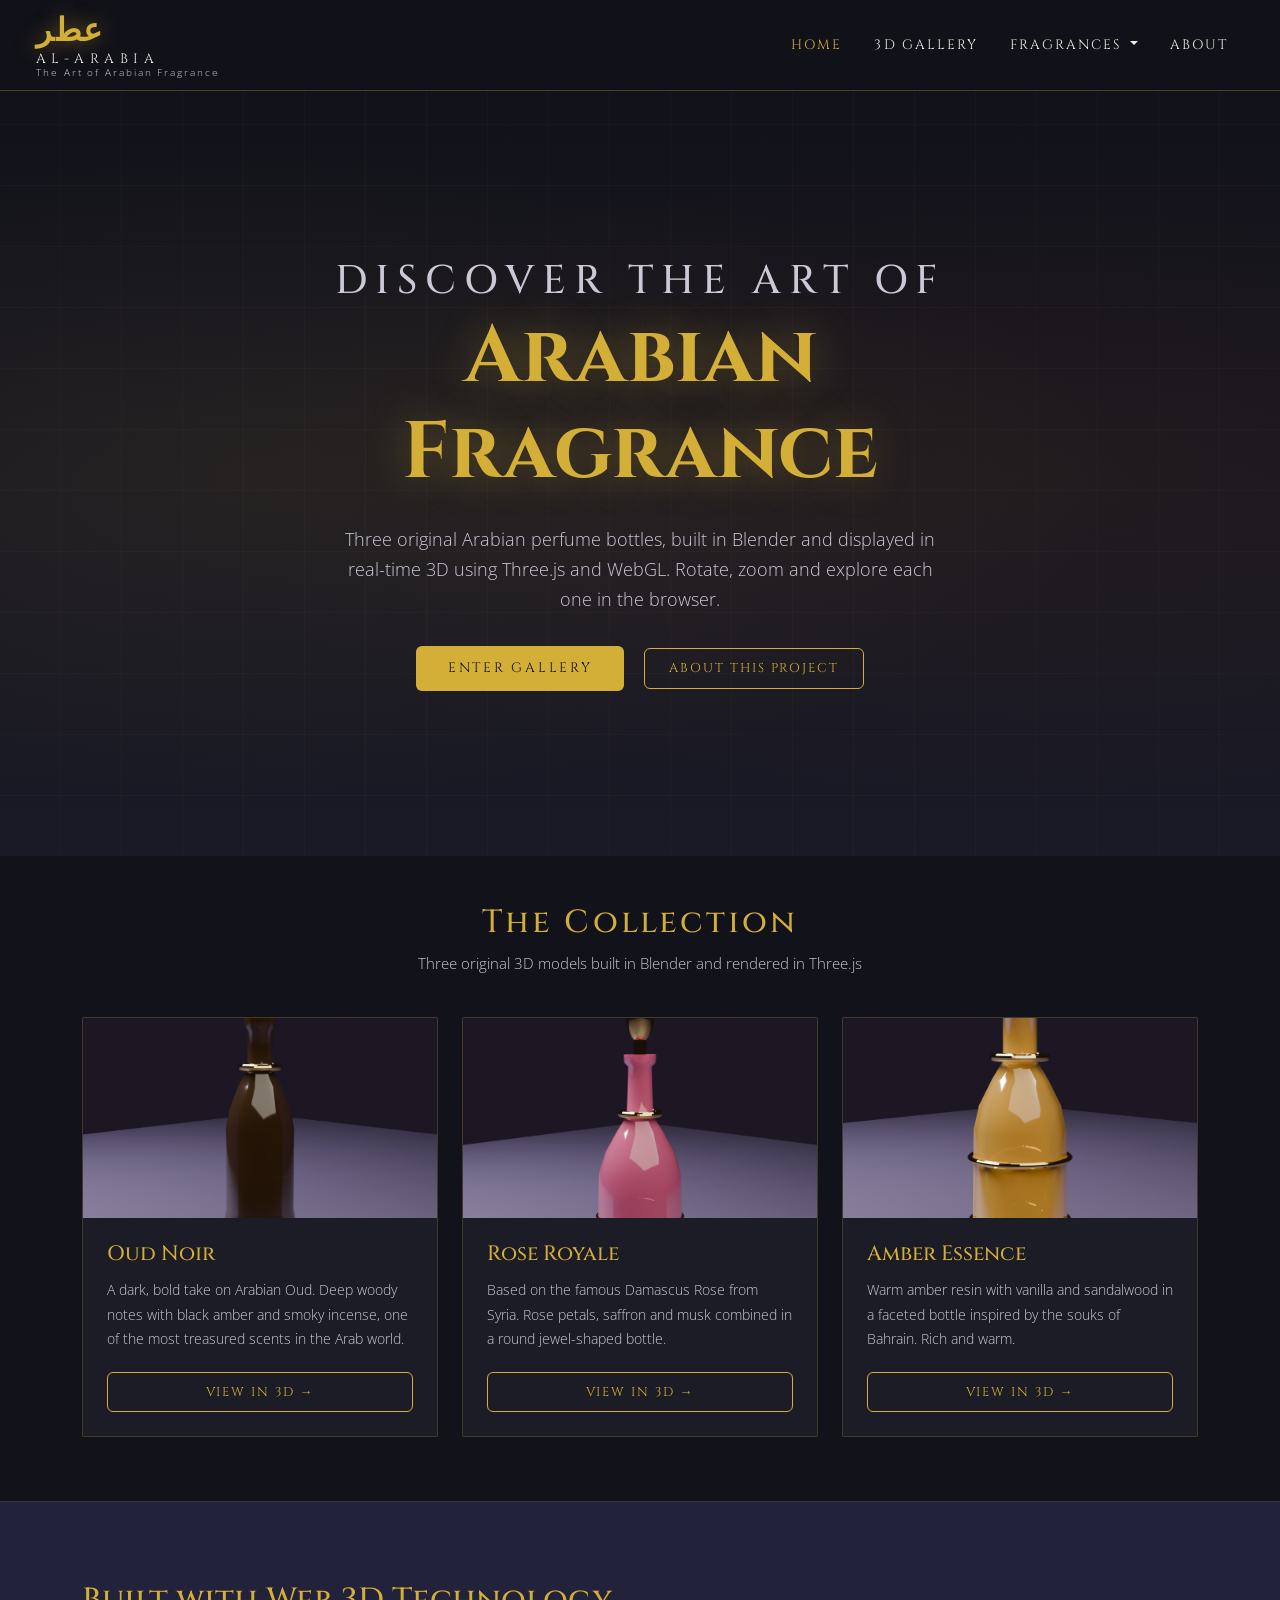
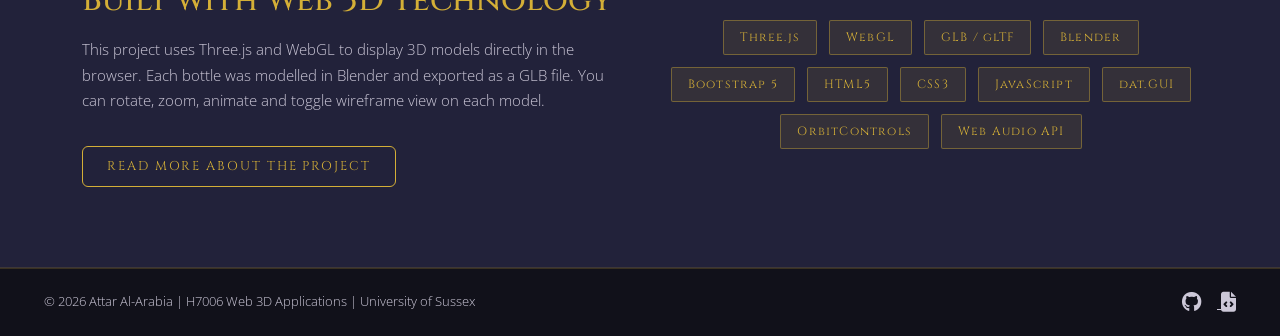
<file: index.html>
<!DOCTYPE html>
<!--
  Attar Al-Arabia - Home Page (index.html)
  H7006 Web 3D Applications
  University of Sussex 2026
  Candidate: 278908
-->
<html lang="en">
<head>
  <meta charset="UTF-8">
  <meta name="viewport" content="width=device-width, initial-scale=1.0, shrink-to-fit=no">
  <title>Attar Al-Arabia | 3D Fragrance Gallery</title>

  <link href="https://cdn.jsdelivr.net/npm/bootstrap@5.3.3/dist/css/bootstrap.min.css"
        rel="stylesheet"
        integrity="sha384-QWTKZyjpPEjISv5WaRU9OFeRpok6YctnYmDr5pNlyT2bRjXh0JMhjY6hW+ALEwIH"
        crossorigin="anonymous">

  <link href="https://fonts.googleapis.com/css2?family=Cinzel:wght@400;600;700&family=Open+Sans:wght@300;400;600&display=swap"
        rel="stylesheet">

  <link rel="stylesheet"
        href="https://cdnjs.cloudflare.com/ajax/libs/font-awesome/6.5.0/css/all.min.css">

  <link rel="stylesheet" href="style.css">
</head>

<body>

  <!-- Navigation -->
  <nav id="mainNav" class="navbar sticky-top navbar-expand-sm">
    <div class="container-fluid">

      <!-- CSS logo, no image used -->
      <div class="logo">
        <a class="navbar-brand" href="index.html">
          <h1>&#1593;&#1591;&#1585;</h1>
          <h2>Al-Arabia</h2>
          <p>The Art of Arabian Fragrance</p>
        </a>
      </div>

      <button class="navbar-toggler" type="button"
              data-bs-toggle="collapse" data-bs-target="#navContent"
              aria-controls="navContent" aria-expanded="false"
              aria-label="Toggle navigation">
        <span class="navbar-toggler-icon"></span>
      </button>

      <div class="collapse navbar-collapse" id="navContent">
        <ul class="navbar-nav ms-auto">

          <li class="nav-item">
            <a class="nav-link active" href="index.html">Home</a>
          </li>

          <li class="nav-item">
            <a class="nav-link" href="viewer.html">3D Gallery</a>
          </li>

          <li class="nav-item dropdown">
            <a class="nav-link dropdown-toggle" href="#"
               id="fragDrop" data-bs-toggle="dropdown" aria-expanded="false">
              Fragrances
            </a>
            <ul class="dropdown-menu" aria-labelledby="fragDrop">
              <li><a class="dropdown-item" href="viewer.html?model=oud">Oud Noir</a></li>
              <li><a class="dropdown-item" href="viewer.html?model=rose">Rose Royale</a></li>
              <li><a class="dropdown-item" href="viewer.html?model=amber">Amber Essence</a></li>
            </ul>
          </li>

          <li class="nav-item">
            <a class="nav-link" href="about.html">About</a>
          </li>

        </ul>
      </div>
    </div>
  </nav>

  <!-- Hero section -->
  <section id="hero-section">
    <div id="hero-text">
      <h1>Discover the Art of</h1>
      <h2>Arabian Fragrance</h2>
      <p>
        Three original Arabian perfume bottles, built in Blender and
        displayed in real-time 3D using Three.js and WebGL.
        Rotate, zoom and explore each one in the browser.
      </p>
      <a href="viewer.html" class="btn btn-gold me-3">Enter Gallery</a>
      <a href="about.html" class="btn btn-gold-outline">About This Project</a>
    </div>
  </section>

  <!-- Product cards -->
  <section class="container my-5">

    <div class="row text-center mb-4">
      <div class="col">
        <h2 class="section-title">The Collection</h2>
        <p class="section-subtitle">Three original 3D models built in Blender and rendered in Three.js</p>
      </div>
    </div>

    <div class="row g-4">

      <div class="col-md-4">
        <div class="card product-card h-100">
          <div class="card-img-container">
            <img src="assets/images/blender_oud.png"
                 alt="Oud Noir perfume bottle rendered in Blender"
                 class="card-bottle-img">
          </div>
          <div class="card-body d-flex flex-column">
            <h3 class="card-title">Oud Noir</h3>
            <p class="card-text flex-grow-1">
              A dark, bold take on Arabian Oud. Deep woody notes
              with black amber and smoky incense, one of the most
              treasured scents in the Arab world.
            </p>
            <a href="viewer.html?model=oud" class="btn btn-gold-outline">View in 3D &rarr;</a>
          </div>
        </div>
      </div>

      <div class="col-md-4">
        <div class="card product-card h-100">
          <div class="card-img-container">
            <img src="assets/images/blender_rose.png"
                 alt="Rose Royale perfume bottle rendered in Blender"
                 class="card-bottle-img">
          </div>
          <div class="card-body d-flex flex-column">
            <h3 class="card-title">Rose Royale</h3>
            <p class="card-text flex-grow-1">
              Based on the famous Damascus Rose from Syria.
              Rose petals, saffron and musk combined in a round
              jewel-shaped bottle.
            </p>
            <a href="viewer.html?model=rose" class="btn btn-gold-outline">View in 3D &rarr;</a>
          </div>
        </div>
      </div>

      <div class="col-md-4">
        <div class="card product-card h-100">
          <div class="card-img-container">
            <img src="assets/images/blender_amber.png"
                 alt="Amber Essence perfume bottle rendered in Blender"
                 class="card-bottle-img">
          </div>
          <div class="card-body d-flex flex-column">
            <h3 class="card-title">Amber Essence</h3>
            <p class="card-text flex-grow-1">
              Warm amber resin with vanilla and sandalwood in a
              faceted bottle inspired by the souks of Bahrain.
              Rich and warm.
            </p>
            <a href="viewer.html?model=amber" class="btn btn-gold-outline">View in 3D &rarr;</a>
          </div>
        </div>
      </div>

    </div>
  </section>

  <!-- Info section -->
  <section class="info-section">
    <div class="container">
      <div class="row align-items-center g-5">

        <div class="col-md-6">
          <h2>Built with Web 3D Technology</h2>
          <p>
            This project uses Three.js and WebGL to display 3D models
            directly in the browser. Each bottle was modelled in Blender
            and exported as a GLB file. You can rotate, zoom, animate
            and toggle wireframe view on each model.
          </p>
          <a href="about.html" class="btn btn-gold-outline mt-3">Read More About the Project</a>
        </div>

        <div class="col-md-6 text-center">
          <div class="tech-icons">
            <span class="tech-badge">Three.js</span>
            <span class="tech-badge">WebGL</span>
            <span class="tech-badge">GLB / glTF</span>
            <span class="tech-badge">Blender</span>
            <span class="tech-badge">Bootstrap 5</span>
            <span class="tech-badge">HTML5</span>
            <span class="tech-badge">CSS3</span>
            <span class="tech-badge">JavaScript</span>
            <span class="tech-badge">dat.GUI</span>
            <span class="tech-badge">OrbitControls</span>
            <span class="tech-badge">Web Audio API</span>
          </div>
        </div>

      </div>
    </div>
  </section>

  <!-- Footer -->
  <footer class="footer-nav">
    <div class="container-fluid">
      <div class="row align-items-center">
        <div class="col-md-6">
          <p class="copyright">
            &copy; 2026 Attar Al-Arabia | H7006 Web 3D Applications | University of Sussex
          </p>
        </div>
        <div class="col-md-6 text-end">
          <a href="https://github.com" target="_blank" aria-label="GitHub">
            <i class="fab fa-github fa-lg me-3"></i>
          </a>
          <a href="submission.html" aria-label="Submission Details">
            <i class="fas fa-file-code fa-lg"></i>
          </a>
        </div>
      </div>
    </div>
  </footer>

  <script src="https://cdn.jsdelivr.net/npm/bootstrap@5.3.3/dist/js/bootstrap.bundle.min.js"
          integrity="sha384-YvpcrYf0tY3lHB60NNkmXc5s9fDVZLESaAA55NDzOxhy9GkcIdslK1eN7N6jIeHz"
          crossorigin="anonymous"></script>

  <!-- Ambient audio - starts on first click, loops continuously -->
  <script>
    var audio = new Audio('assets/sounds/perfume.mp3');
    audio.loop = true;
    audio.volume = 0.4;
    var started = false;
    document.addEventListener('click', function() {
      if (started) return;
      started = true;
      audio.play().catch(function() { started = false; });
    });
  </script>

</body>
</html>
</file>
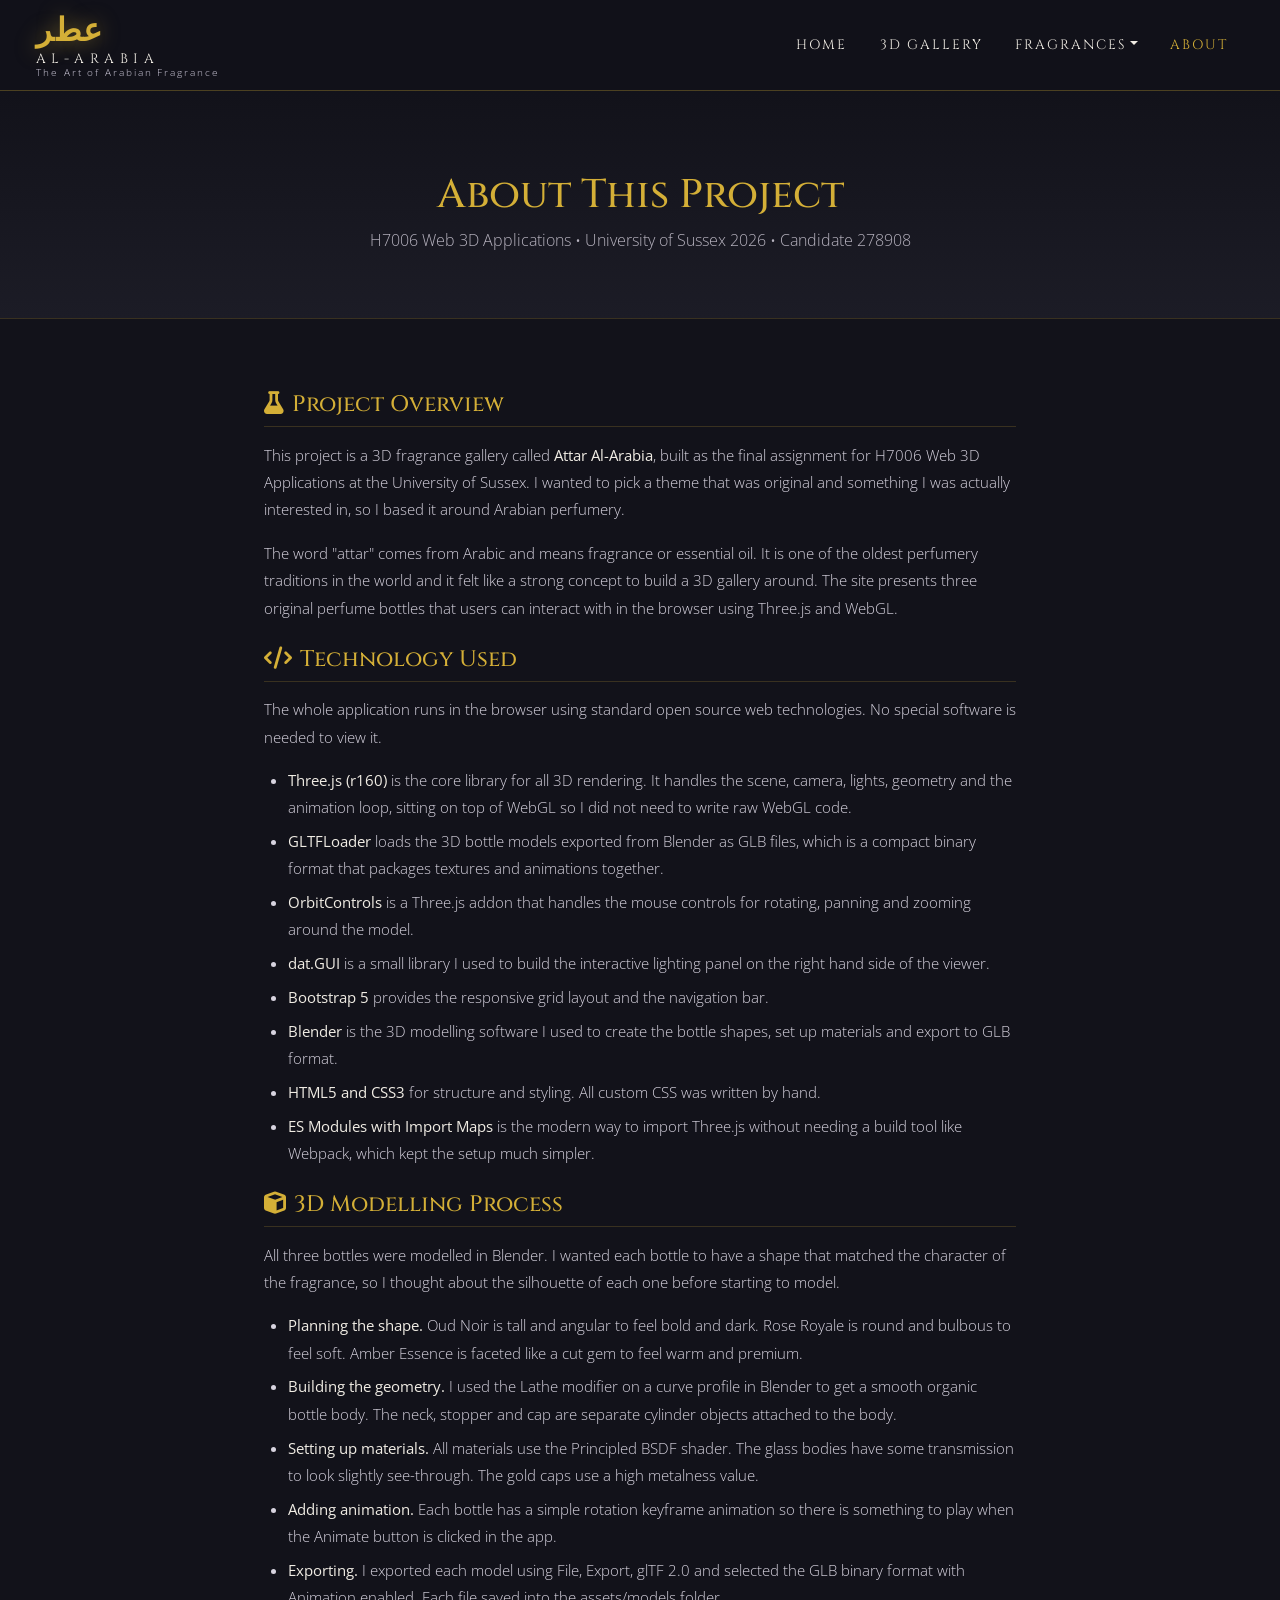
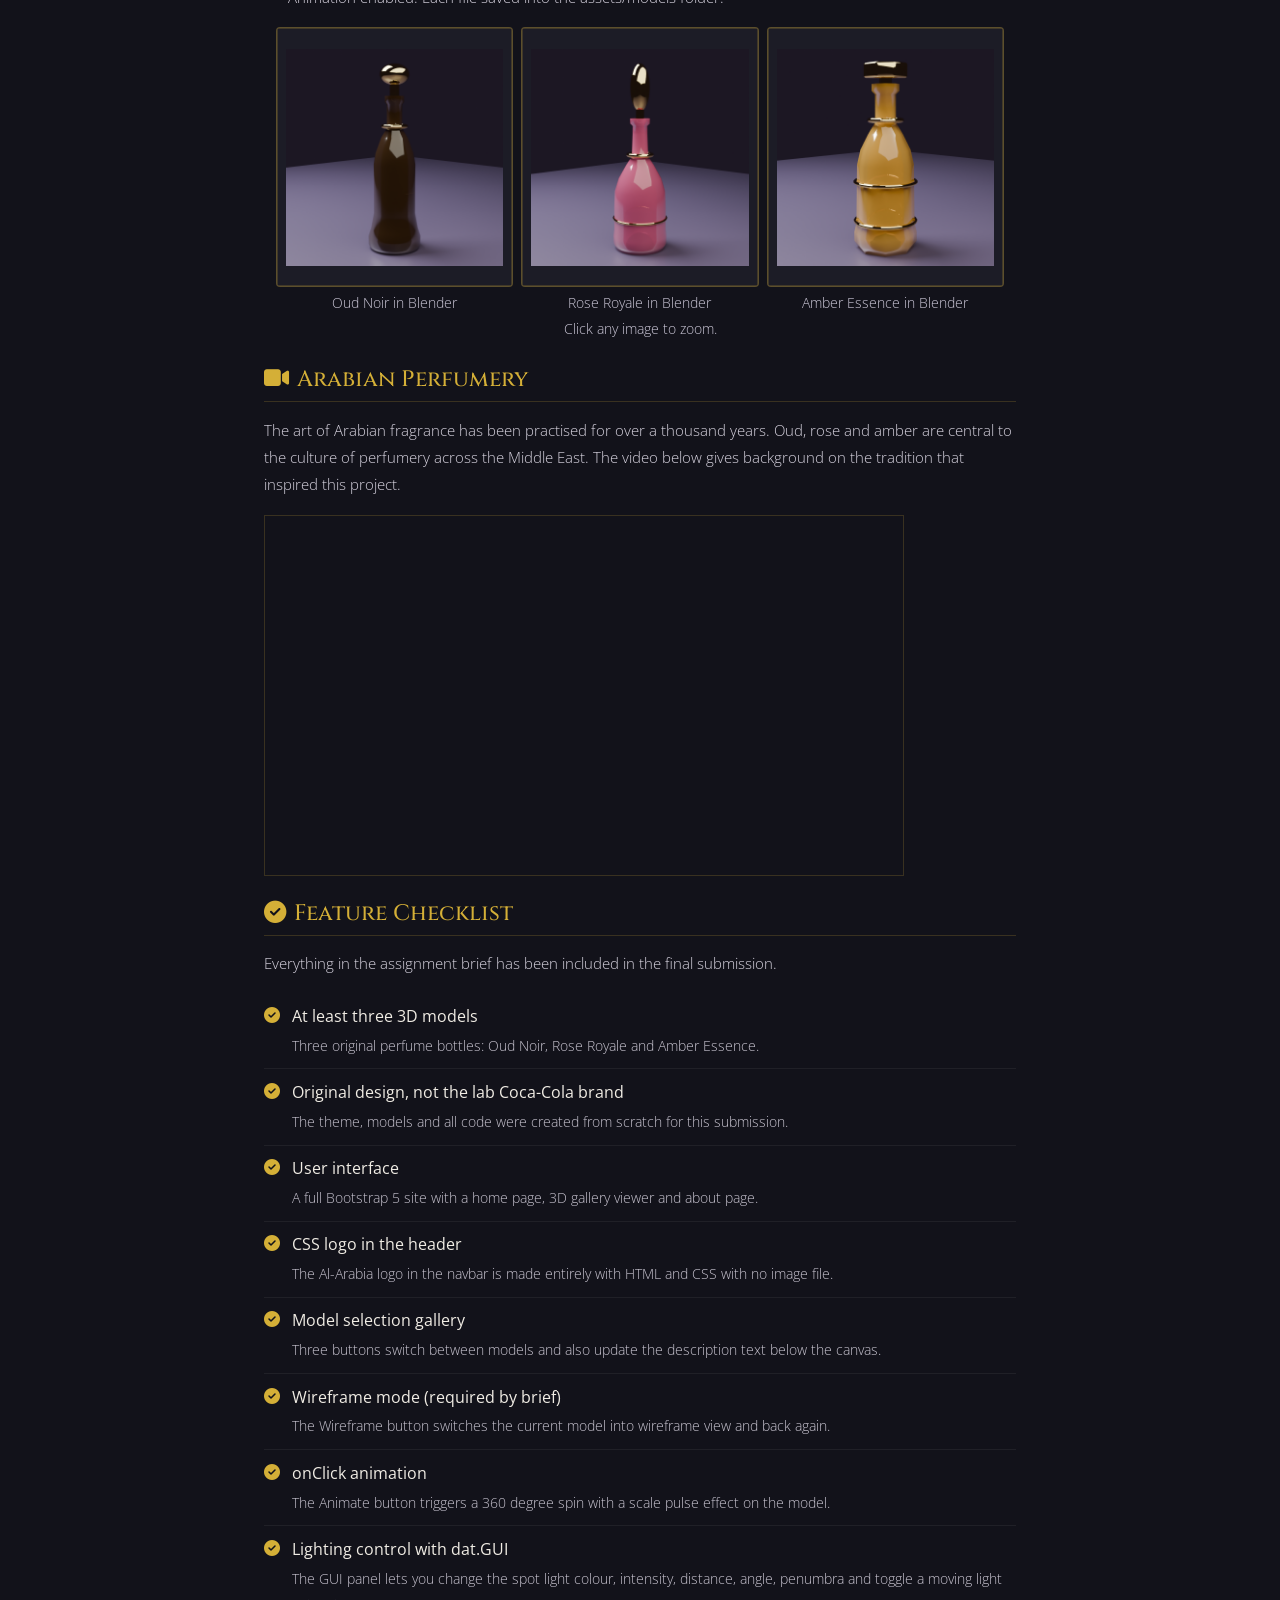
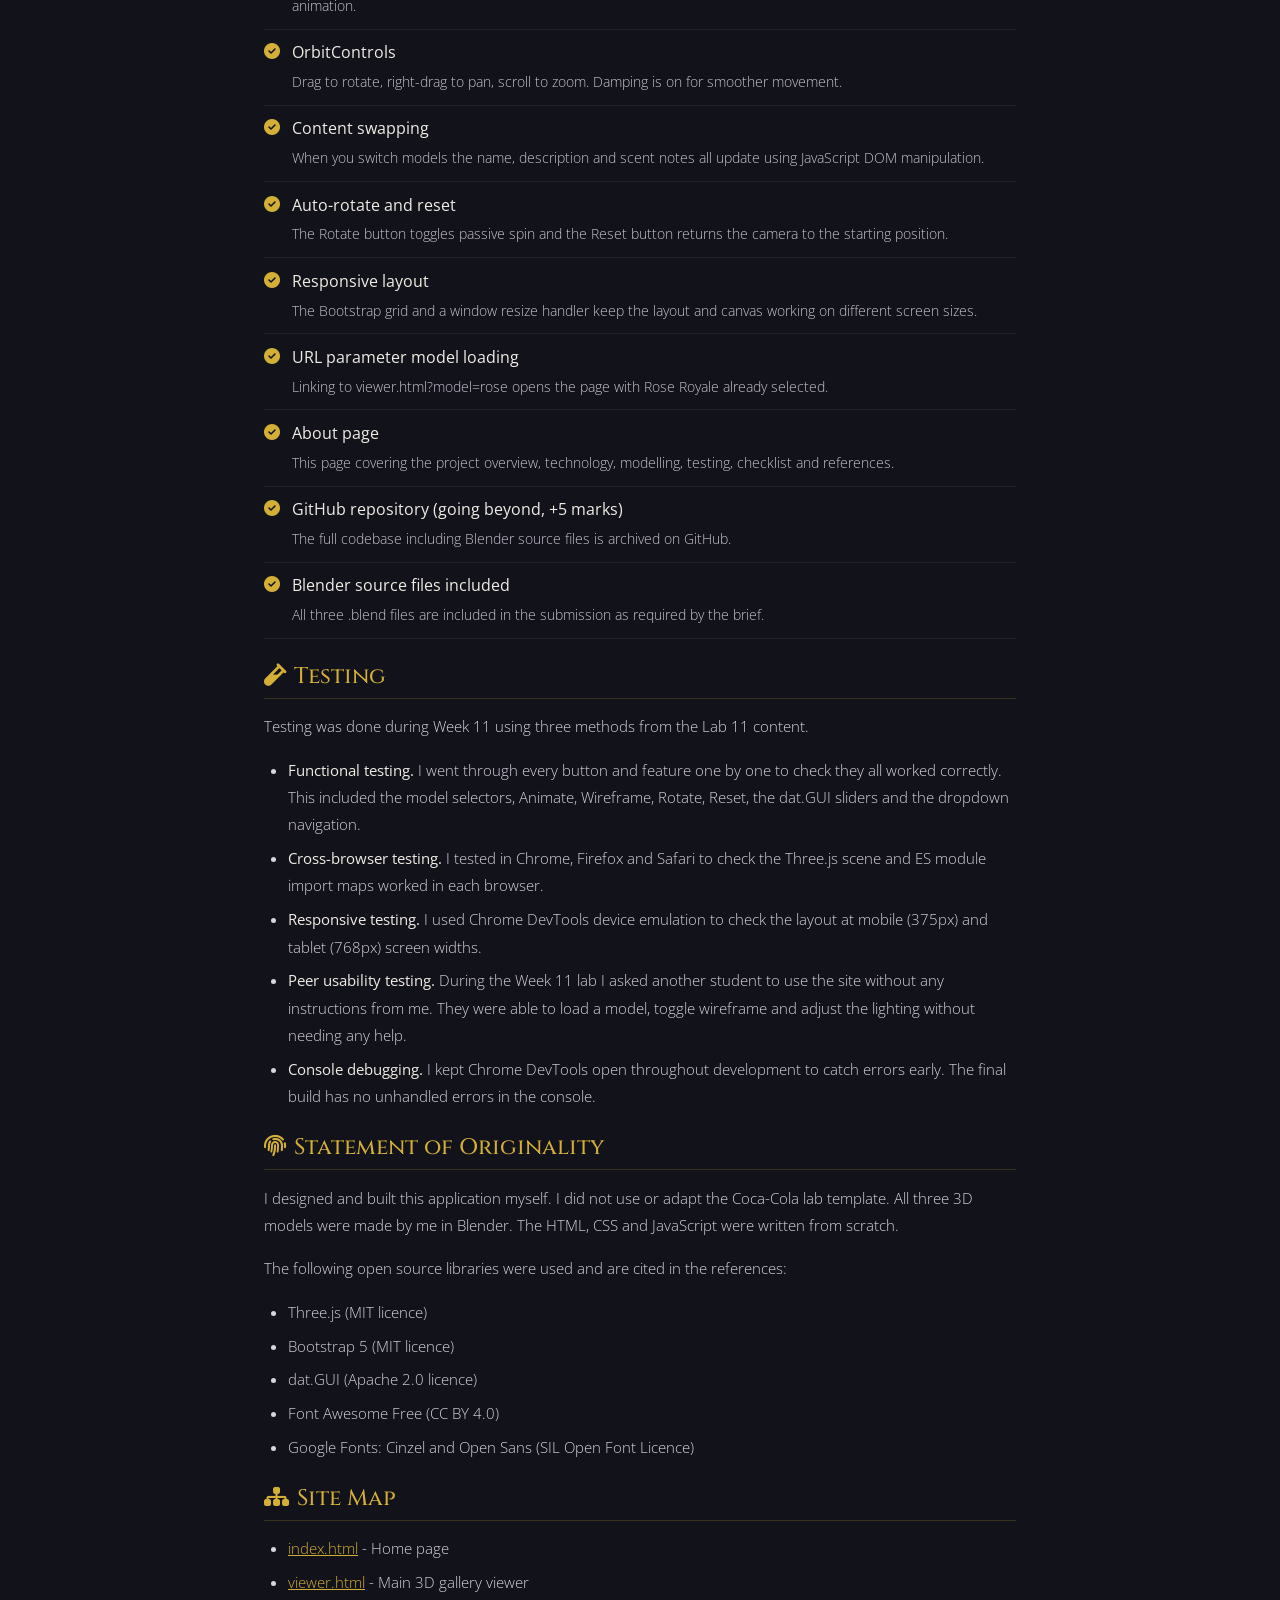
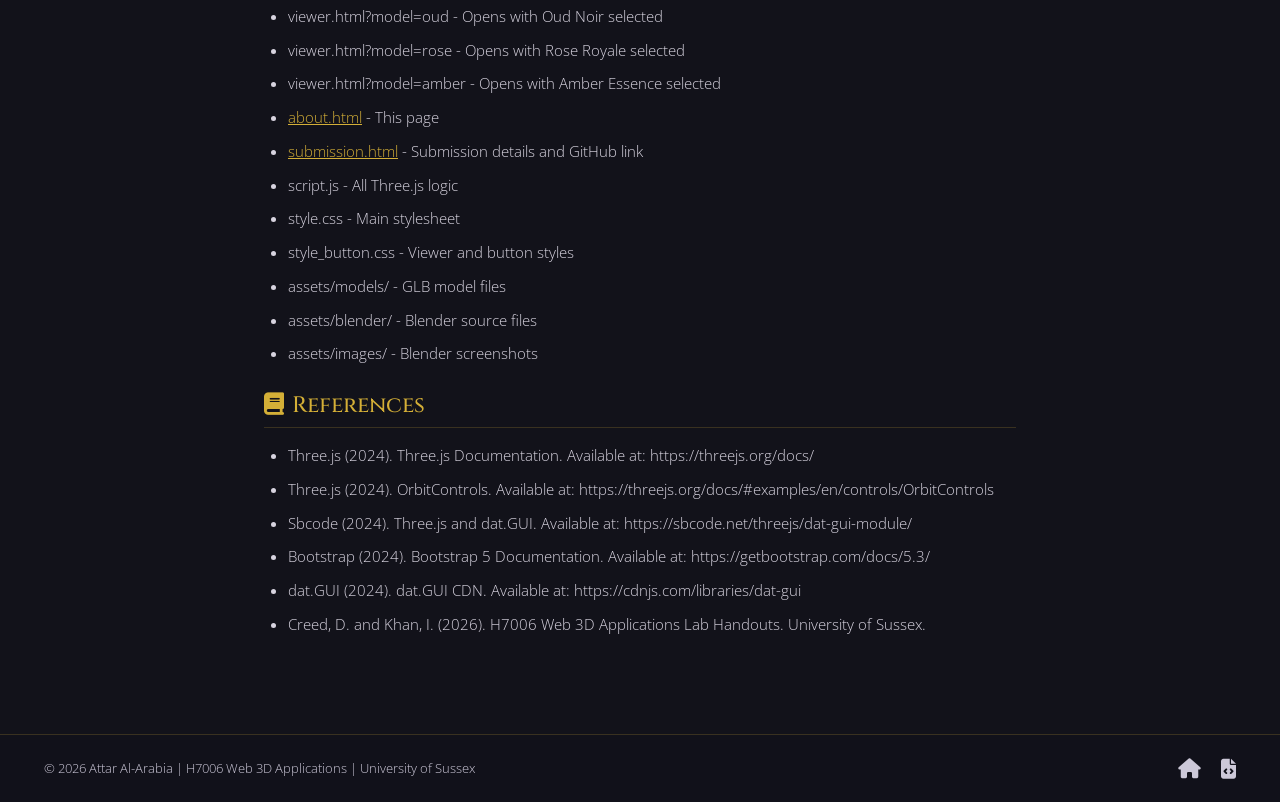
<file: about.html>
<!DOCTYPE html>
<!--
  Attar Al-Arabia - About Page
  H7006 Web 3D Applications | University of Sussex 2026 | Candidate: 278908
-->
<html lang="en">
<head>
  <meta charset="UTF-8">
  <meta name="viewport" content="width=device-width, initial-scale=1.0">
  <title>About | Attar Al-Arabia</title>
  <link href="https://cdn.jsdelivr.net/npm/bootstrap@5.3.3/dist/css/bootstrap.min.css" rel="stylesheet"
        integrity="sha384-QWTKZyjpPEjISv5WaRU9OFeRpok6YctnYmDr5pNlyT2bRjXh0JMhjY6hW+ALEwIH" crossorigin="anonymous">
  <link href="https://fonts.googleapis.com/css2?family=Cinzel:wght@400;600;700&family=Open+Sans:wght@300;400;600&display=swap" rel="stylesheet">
  <link rel="stylesheet" href="https://cdnjs.cloudflare.com/ajax/libs/font-awesome/6.5.0/css/all.min.css">
  <link rel="stylesheet" href="style.css">
  <style>
    .about-section p, .about-section li, .about-section td { color: #d8d4e0; font-size: 0.95rem; line-height: 1.8; }
    .about-section h2 { color: #D4AF37; font-family: 'Cinzel', serif; font-size: 1.4rem; margin-bottom: 0.9rem; padding-bottom: 0.5rem; border-bottom: 1px solid rgba(212,175,55,0.2); }
    .about-section strong { color: #f0ece4; }
    .checklist-item { display: flex; align-items: flex-start; gap: 0.75rem; padding: 0.6rem 0; border-bottom: 1px solid rgba(255,255,255,0.06); }
    .checklist-item .check-icon { color: #D4AF37; margin-top: 0.25rem; flex-shrink: 0; }
    .checklist-item span { color: #c8c4d0; font-size: 0.9rem; }
    .checklist-item strong { display: block; margin-bottom: 0.1rem; }
    .about-img { transition: transform 0.3s ease; cursor: pointer; border: 1px solid rgba(212,175,55,0.2); }
    .about-img.zoomed { transform: scale(1.5); z-index: 100; position: relative; }
    pre { color: #b8b4c0 !important; font-size: 0.8rem; background: #1c1c26; padding: 1rem; border: 1px solid rgba(212,175,55,0.2); }
    .about-section a { color: #D4AF37; }
    .about-section a:hover { color: #f0d060; }
    .about-header p { color: #b8b4c0; }
    /* Blender image placeholder box */
    .blender-placeholder {
      background: #1c1c26;
      border: 1px solid rgba(212,175,55,0.35);
      height: 260px;
      display: flex;
      align-items: center;
      justify-content: center;
      color: rgba(212,175,55,0.4);
      font-size: 2.5rem;
      position: relative;
      overflow: hidden;
      border-radius: 4px;
    }
    .blender-placeholder .blender-screenshot {
      position: absolute;
      inset: 0;
      width: 100%;
      height: 100%;
      object-fit: contain;
      padding: 8px;
    }
  </style>
</head>
<body>

  <nav id="mainNav" class="navbar sticky-top navbar-expand-sm">
    <div class="container-fluid">
      <div class="logo">
        <a class="navbar-brand" href="index.html">
          <h1>&#1593;&#1591;&#1585;</h1><h2>Al-Arabia</h2><p>The Art of Arabian Fragrance</p>
        </a>
      </div>
      <button class="navbar-toggler" type="button" data-bs-toggle="collapse" data-bs-target="#navContent">
        <span class="navbar-toggler-icon"></span>
      </button>
      <div class="collapse navbar-collapse" id="navContent">
        <ul class="navbar-nav ms-auto">
          <li class="nav-item"><a class="nav-link" href="index.html">Home</a></li>
          <li class="nav-item"><a class="nav-link" href="viewer.html">3D Gallery</a></li>
          <li class="nav-item dropdown">
            <a class="nav-link dropdown-toggle" href="#" data-bs-toggle="dropdown">Fragrances</a>
            <ul class="dropdown-menu">
              <li><a class="dropdown-item" href="viewer.html?model=oud">Oud Noir</a></li>
              <li><a class="dropdown-item" href="viewer.html?model=rose">Rose Royale</a></li>
              <li><a class="dropdown-item" href="viewer.html?model=amber">Amber Essence</a></li>
            </ul>
          </li>
          <li class="nav-item"><a class="nav-link active" href="about.html">About</a></li>
        </ul>
      </div>
    </div>
  </nav>

  <header class="about-header">
    <h1>About This Project</h1>
    <p class="mt-2">H7006 Web 3D Applications &bull; University of Sussex 2026 &bull; Candidate 278908</p>
  </header>

  <div class="container about-section">
    <div class="mt-4"></div>
    <div class="row">
      <div class="col-lg-8 offset-lg-2">

        <section>
          <h2><i class="fas fa-flask me-2"></i>Project Overview</h2>
          <p>
            This project is a 3D fragrance gallery called <strong>Attar Al-Arabia</strong>, built as the final
            assignment for H7006 Web 3D Applications at the University of Sussex. I wanted to pick a theme that
            was original and something I was actually interested in, so I based it around Arabian perfumery.
          </p>
          <p>
            The word "attar" comes from Arabic and means fragrance or essential oil. It is one of the oldest
            perfumery traditions in the world and it felt like a strong concept to build a 3D gallery around.
            The site presents three original perfume bottles that users can interact with in the browser using
            Three.js and WebGL.
          </p>
        </section>

        <div class="mt-4"></div>

        <section>
          <h2><i class="fas fa-code me-2"></i>Technology Used</h2>
          <p>
            The whole application runs in the browser using standard open source web technologies. No special
            software is needed to view it.
          </p>
          <ul>
            <li><strong>Three.js (r160)</strong> is the core library for all 3D rendering. It handles the scene, camera, lights, geometry and the animation loop, sitting on top of WebGL so I did not need to write raw WebGL code.</li>
            <li><strong>GLTFLoader</strong> loads the 3D bottle models exported from Blender as GLB files, which is a compact binary format that packages textures and animations together.</li>
            <li><strong>OrbitControls</strong> is a Three.js addon that handles the mouse controls for rotating, panning and zooming around the model.</li>
            <li><strong>dat.GUI</strong> is a small library I used to build the interactive lighting panel on the right hand side of the viewer.</li>
            <li><strong>Bootstrap 5</strong> provides the responsive grid layout and the navigation bar.</li>
            <li><strong>Blender</strong> is the 3D modelling software I used to create the bottle shapes, set up materials and export to GLB format.</li>
            <li><strong>HTML5 and CSS3</strong> for structure and styling. All custom CSS was written by hand.</li>
            <li><strong>ES Modules with Import Maps</strong> is the modern way to import Three.js without needing a build tool like Webpack, which kept the setup much simpler.</li>
          </ul>
        </section>

        <div class="mt-4"></div>

        <section>
          <h2><i class="fas fa-cube me-2"></i>3D Modelling Process</h2>
          <p>
            All three bottles were modelled in Blender. I wanted each bottle to have a shape that matched the
            character of the fragrance, so I thought about the silhouette of each one before starting to model.
          </p>
          <ul>
            <li><strong>Planning the shape.</strong> Oud Noir is tall and angular to feel bold and dark. Rose Royale is round and bulbous to feel soft. Amber Essence is faceted like a cut gem to feel warm and premium.</li>
            <li><strong>Building the geometry.</strong> I used the Lathe modifier on a curve profile in Blender to get a smooth organic bottle body. The neck, stopper and cap are separate cylinder objects attached to the body.</li>
            <li><strong>Setting up materials.</strong> All materials use the Principled BSDF shader. The glass bodies have some transmission to look slightly see-through. The gold caps use a high metalness value.</li>
            <li><strong>Adding animation.</strong> Each bottle has a simple rotation keyframe animation so there is something to play when the Animate button is clicked in the app.</li>
            <li><strong>Exporting.</strong> I exported each model using File, Export, glTF 2.0 and selected the GLB binary format with Animation enabled. Each file saved into the assets/models folder.</li>
          </ul>

          <div class="container text-center mt-3">
            <div class="row g-2 justify-content-center">
              <div class="col-6 col-md-4">
                <div class="blender-placeholder">
                  <i class="fas fa-cube"></i>
                  <img src="assets/images/blender_oud.png" alt="Oud Noir in Blender"
                       class="img-fluid about-img blender-screenshot"
                       onerror="this.style.display='none'; this.previousElementSibling.style.display='block';">
                </div>
                <small class="d-block mt-1" style="color:#ccc8d8;">Oud Noir in Blender</small>
              </div>
              <div class="col-6 col-md-4">
                <div class="blender-placeholder">
                  <i class="fas fa-cube"></i>
                  <img src="assets/images/blender_rose.png" alt="Rose Royale in Blender"
                       class="img-fluid about-img blender-screenshot"
                       onerror="this.style.display='none'; this.previousElementSibling.style.display='block';">
                </div>
                <small class="d-block mt-1" style="color:#ccc8d8;">Rose Royale in Blender</small>
              </div>
              <div class="col-6 col-md-4">
                <div class="blender-placeholder">
                  <i class="fas fa-cube"></i>
                  <img src="assets/images/blender_amber.png" alt="Amber Essence in Blender"
                       class="img-fluid about-img blender-screenshot"
                       onerror="this.style.display='none'; this.previousElementSibling.style.display='block';">
                </div>
                <small class="d-block mt-1" style="color:#ccc8d8;">Amber Essence in Blender</small>
              </div>
            </div>
            <small style="color:#ccc8d8;">Click any image to zoom.</small>
          </div>
        </section>

        <div class="mt-4"></div>

        <section>
          <h2><i class="fas fa-video me-2"></i>Arabian Perfumery</h2>
          <p>
            The art of Arabian fragrance has been practised for over a thousand years.
            Oud, rose and amber are central to the culture of perfumery across the Middle East.
            The video below gives background on the tradition that inspired this project.
          </p>
          <div class="ratio ratio-16x9 mt-3" style="border: 1px solid rgba(212,175,55,0.2); max-width: 640px;">
            <iframe
              src="https://www.youtube.com/embed/8DL7LqVPlp0"
              title="The History of Perfume"
              allow="accelerometer; autoplay; clipboard-write; encrypted-media; gyroscope; picture-in-picture"
              allowfullscreen>
            </iframe>
          </div>
        </section>

        <div class="mt-4"></div>

        <section>
          <h2><i class="fas fa-check-circle me-2"></i>Feature Checklist</h2>
          <p>Everything in the assignment brief has been included in the final submission.</p>
          <div class="mt-3">

            <div class="checklist-item">
              <i class="fas fa-check-circle check-icon"></i>
              <div><strong>At least three 3D models</strong>
              <span>Three original perfume bottles: Oud Noir, Rose Royale and Amber Essence.</span></div>
            </div>

            <div class="checklist-item">
              <i class="fas fa-check-circle check-icon"></i>
              <div><strong>Original design, not the lab Coca-Cola brand</strong>
              <span>The theme, models and all code were created from scratch for this submission.</span></div>
            </div>

            <div class="checklist-item">
              <i class="fas fa-check-circle check-icon"></i>
              <div><strong>User interface</strong>
              <span>A full Bootstrap 5 site with a home page, 3D gallery viewer and about page.</span></div>
            </div>

            <div class="checklist-item">
              <i class="fas fa-check-circle check-icon"></i>
              <div><strong>CSS logo in the header</strong>
              <span>The Al-Arabia logo in the navbar is made entirely with HTML and CSS with no image file.</span></div>
            </div>

            <div class="checklist-item">
              <i class="fas fa-check-circle check-icon"></i>
              <div><strong>Model selection gallery</strong>
              <span>Three buttons switch between models and also update the description text below the canvas.</span></div>
            </div>

            <div class="checklist-item">
              <i class="fas fa-check-circle check-icon"></i>
              <div><strong>Wireframe mode (required by brief)</strong>
              <span>The Wireframe button switches the current model into wireframe view and back again.</span></div>
            </div>

            <div class="checklist-item">
              <i class="fas fa-check-circle check-icon"></i>
              <div><strong>onClick animation</strong>
              <span>The Animate button triggers a 360 degree spin with a scale pulse effect on the model.</span></div>
            </div>

            <div class="checklist-item">
              <i class="fas fa-check-circle check-icon"></i>
              <div><strong>Lighting control with dat.GUI</strong>
              <span>The GUI panel lets you change the spot light colour, intensity, distance, angle, penumbra and toggle a moving light animation.</span></div>
            </div>

            <div class="checklist-item">
              <i class="fas fa-check-circle check-icon"></i>
              <div><strong>OrbitControls</strong>
              <span>Drag to rotate, right-drag to pan, scroll to zoom. Damping is on for smoother movement.</span></div>
            </div>

            <div class="checklist-item">
              <i class="fas fa-check-circle check-icon"></i>
              <div><strong>Content swapping</strong>
              <span>When you switch models the name, description and scent notes all update using JavaScript DOM manipulation.</span></div>
            </div>

            <div class="checklist-item">
              <i class="fas fa-check-circle check-icon"></i>
              <div><strong>Auto-rotate and reset</strong>
              <span>The Rotate button toggles passive spin and the Reset button returns the camera to the starting position.</span></div>
            </div>

            <div class="checklist-item">
              <i class="fas fa-check-circle check-icon"></i>
              <div><strong>Responsive layout</strong>
              <span>The Bootstrap grid and a window resize handler keep the layout and canvas working on different screen sizes.</span></div>
            </div>

            <div class="checklist-item">
              <i class="fas fa-check-circle check-icon"></i>
              <div><strong>URL parameter model loading</strong>
              <span>Linking to viewer.html?model=rose opens the page with Rose Royale already selected.</span></div>
            </div>

            <div class="checklist-item">
              <i class="fas fa-check-circle check-icon"></i>
              <div><strong>About page</strong>
              <span>This page covering the project overview, technology, modelling, testing, checklist and references.</span></div>
            </div>

            <div class="checklist-item">
              <i class="fas fa-check-circle check-icon"></i>
              <div><strong>GitHub repository (going beyond, +5 marks)</strong>
              <span>The full codebase including Blender source files is archived on GitHub.</span></div>
            </div>

            <div class="checklist-item">
              <i class="fas fa-check-circle check-icon"></i>
              <div><strong>Blender source files included</strong>
              <span>All three .blend files are included in the submission as required by the brief.</span></div>
            </div>

          </div>
        </section>

        <div class="mt-4"></div>

        <section>
          <h2><i class="fas fa-vial me-2"></i>Testing</h2>
          <p>Testing was done during Week 11 using three methods from the Lab 11 content.</p>
          <ul>
            <li><strong>Functional testing.</strong> I went through every button and feature one by one to check they all worked correctly. This included the model selectors, Animate, Wireframe, Rotate, Reset, the dat.GUI sliders and the dropdown navigation.</li>
            <li><strong>Cross-browser testing.</strong> I tested in Chrome, Firefox and Safari to check the Three.js scene and ES module import maps worked in each browser.</li>
            <li><strong>Responsive testing.</strong> I used Chrome DevTools device emulation to check the layout at mobile (375px) and tablet (768px) screen widths.</li>
            <li><strong>Peer usability testing.</strong> During the Week 11 lab I asked another student to use the site without any instructions from me. They were able to load a model, toggle wireframe and adjust the lighting without needing any help.</li>
            <li><strong>Console debugging.</strong> I kept Chrome DevTools open throughout development to catch errors early. The final build has no unhandled errors in the console.</li>
          </ul>
        </section>

        <div class="mt-4"></div>

        <section>
          <h2><i class="fas fa-fingerprint me-2"></i>Statement of Originality</h2>
          <p>
            I designed and built this application myself. I did not use or adapt the Coca-Cola lab template.
            All three 3D models were made by me in Blender. The HTML, CSS and JavaScript were written from scratch.
          </p>
          <p>The following open source libraries were used and are cited in the references:</p>
          <ul>
            <li>Three.js (MIT licence)</li>
            <li>Bootstrap 5 (MIT licence)</li>
            <li>dat.GUI (Apache 2.0 licence)</li>
            <li>Font Awesome Free (CC BY 4.0)</li>
            <li>Google Fonts: Cinzel and Open Sans (SIL Open Font Licence)</li>
          </ul>
        </section>

        <div class="mt-4"></div>

        <section>
          <h2><i class="fas fa-sitemap me-2"></i>Site Map</h2>
          <ul>
            <li><a href="index.html">index.html</a> - Home page</li>
            <li><a href="viewer.html">viewer.html</a> - Main 3D gallery viewer</li>
            <li>viewer.html?model=oud - Opens with Oud Noir selected</li>
            <li>viewer.html?model=rose - Opens with Rose Royale selected</li>
            <li>viewer.html?model=amber - Opens with Amber Essence selected</li>
            <li><a href="about.html">about.html</a> - This page</li>
            <li><a href="submission.html">submission.html</a> - Submission details and GitHub link</li>
            <li>script.js - All Three.js logic</li>
            <li>style.css - Main stylesheet</li>
            <li>style_button.css - Viewer and button styles</li>
            <li>assets/models/ - GLB model files</li>
            <li>assets/blender/ - Blender source files</li>
            <li>assets/images/ - Blender screenshots</li>
          </ul>
        </section>

        <div class="mt-4"></div>

        <section>
          <h2><i class="fas fa-book me-2"></i>References</h2>
          <ul>
            <li>Three.js (2024). Three.js Documentation. Available at: https://threejs.org/docs/</li>
            <li>Three.js (2024). OrbitControls. Available at: https://threejs.org/docs/#examples/en/controls/OrbitControls</li>
            <li>Sbcode (2024). Three.js and dat.GUI. Available at: https://sbcode.net/threejs/dat-gui-module/</li>
            <li>Bootstrap (2024). Bootstrap 5 Documentation. Available at: https://getbootstrap.com/docs/5.3/</li>
            <li>dat.GUI (2024). dat.GUI CDN. Available at: https://cdnjs.com/libraries/dat-gui</li>
            <li>Creed, D. and Khan, I. (2026). H7006 Web 3D Applications Lab Handouts. University of Sussex.</li>
          </ul>
        </section>

        <div class="mt-4"></div>

      </div>
    </div>
  </div>

  <footer class="footer-nav mt-4">
    <div class="container-fluid">
      <div class="row align-items-center">
        <div class="col-md-6">
          <p class="copyright">&copy; 2026 Attar Al-Arabia | H7006 Web 3D Applications | University of Sussex</p>
        </div>
        <div class="col-md-6 text-end">
          <a href="index.html"><i class="fas fa-home fa-lg me-3"></i></a>
          <a href="submission.html"><i class="fas fa-file-code fa-lg"></i></a>
        </div>
      </div>
    </div>
  </footer>

  <script src="https://cdn.jsdelivr.net/npm/bootstrap@5.3.3/dist/js/bootstrap.bundle.min.js"
          integrity="sha384-YvpcrYf0tY3lHB60NNkmXc5s9fDVZLESaAA55NDzOxhy9GkcIdslK1eN7N6jIeHz" crossorigin="anonymous"></script>

  <script>
    document.querySelectorAll('.about-img').forEach(img => {
      img.addEventListener('click', function () { this.classList.toggle('zoomed'); });
    });
  </script>


  <!-- Ambient audio - starts on first click, loops continuously -->
  <script>
    var audio = new Audio('assets/sounds/perfume.mp3');
    audio.loop = true;
    audio.volume = 0.4;
    var started = false;
    document.addEventListener('click', function() {
      if (started) return;
      started = true;
      audio.play().catch(function() { started = false; });
    });
  </script>
</body>
</html>
</file>
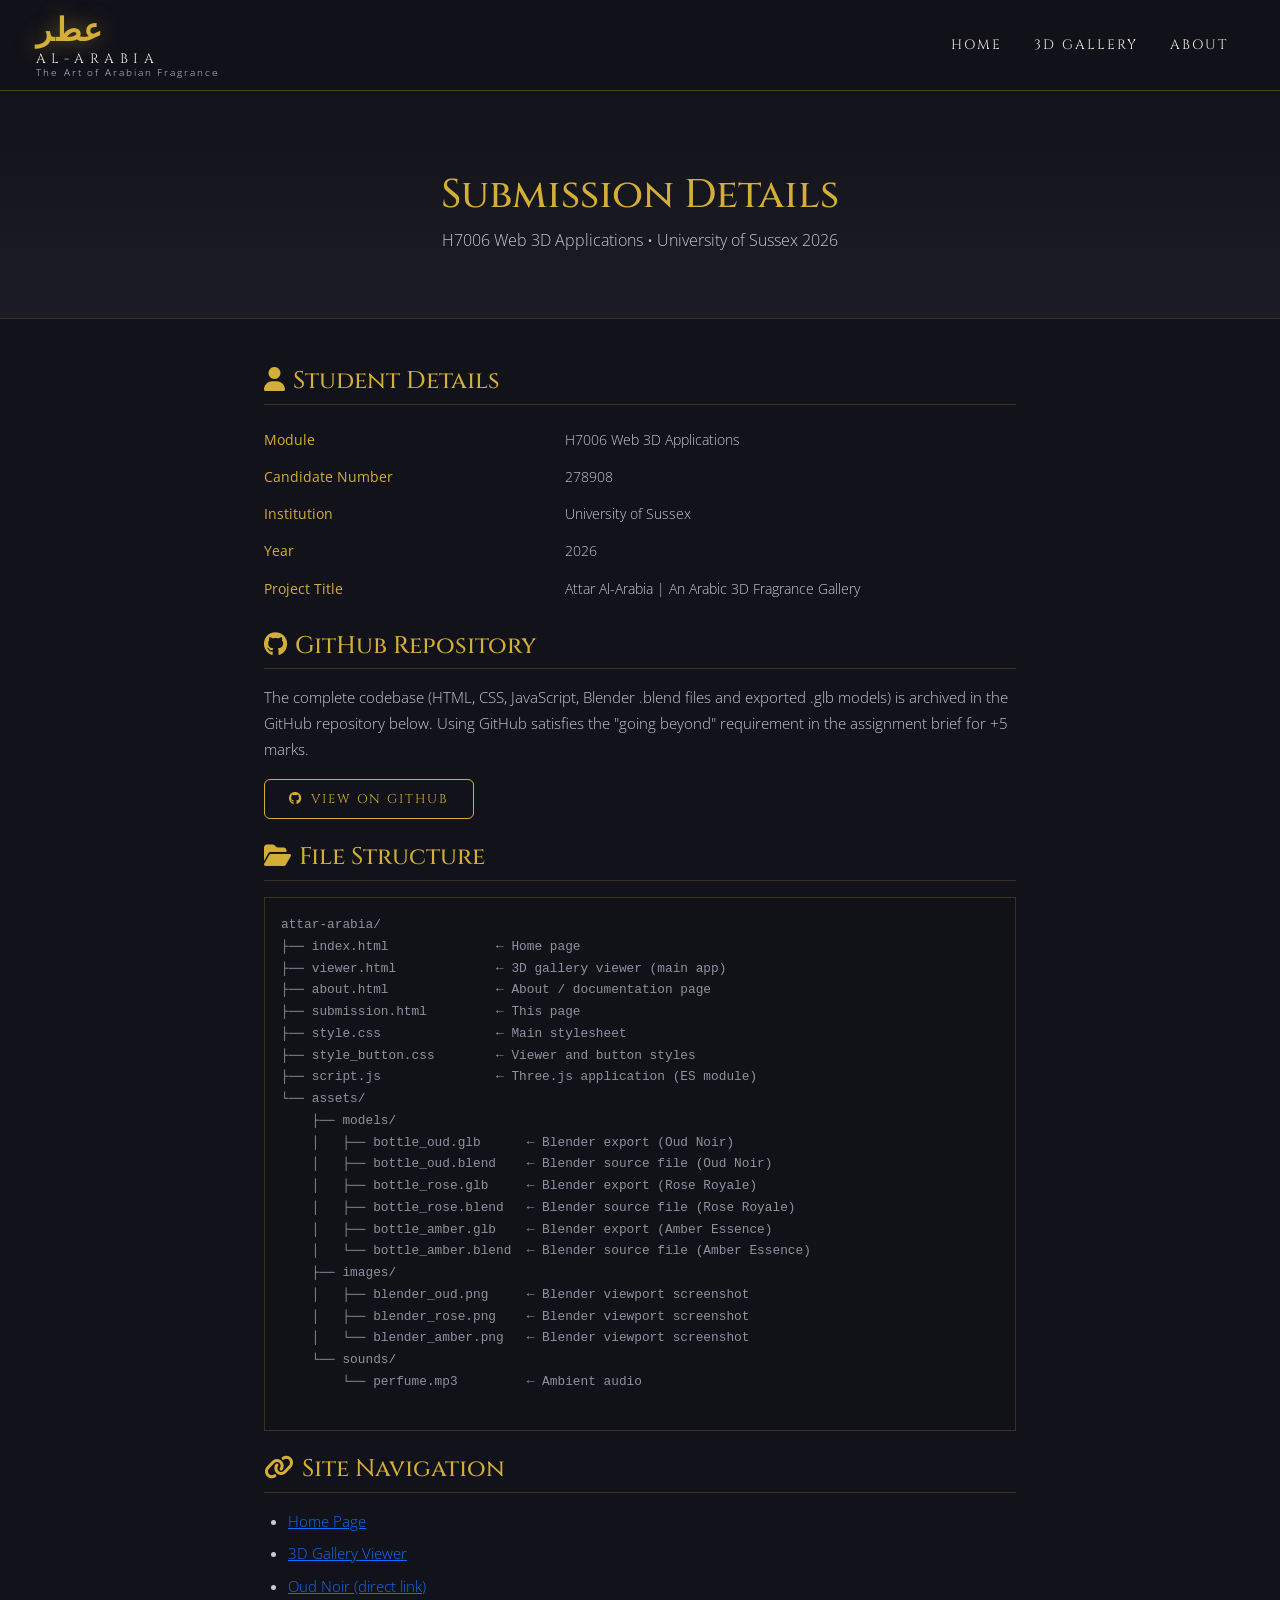
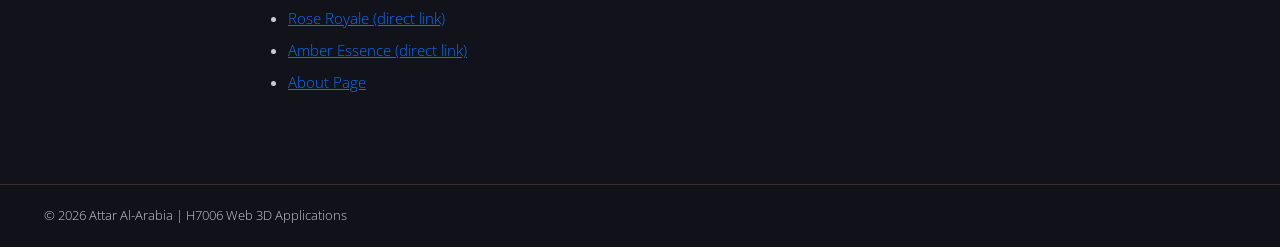
<file: submission.html>
<!DOCTYPE html>
<!--
  Attar Al-Arabia | Submission Page (submission.html)
  3D Web Applications Assignment | H7006
  University of Sussex 2026 | Candidate: 278908
-->
<html lang="en">
<head>
  <meta charset="UTF-8">
  <meta name="viewport" content="width=device-width, initial-scale=1.0">
  <title>Submission | Attar Al-Arabia</title>
  <link href="https://cdn.jsdelivr.net/npm/bootstrap@5.3.3/dist/css/bootstrap.min.css" rel="stylesheet">
  <link href="https://fonts.googleapis.com/css2?family=Cinzel:wght@400;700&family=Open+Sans:wght@300;400&display=swap" rel="stylesheet">
  <link rel="stylesheet" href="https://cdnjs.cloudflare.com/ajax/libs/font-awesome/6.5.0/css/all.min.css">
  <link rel="stylesheet" href="style.css">
</head>
<body>

  <nav id="mainNav" class="navbar sticky-top navbar-expand-sm">
    <div class="container-fluid">
      <div class="logo">
        <a class="navbar-brand" href="index.html">
          <h1>عطر</h1><h2>Al-Arabia</h2><p>The Art of Arabian Fragrance</p>
        </a>
      </div>
      <div class="collapse navbar-collapse">
        <ul class="navbar-nav ms-auto">
          <li class="nav-item"><a class="nav-link" href="index.html">Home</a></li>
          <li class="nav-item"><a class="nav-link" href="viewer.html">3D Gallery</a></li>
          <li class="nav-item"><a class="nav-link" href="about.html">About</a></li>
        </ul>
      </div>
    </div>
  </nav>

  <header class="about-header">
    <h1>Submission Details</h1>
    <p>H7006 Web 3D Applications &bull; University of Sussex 2026</p>
  </header>

  <div class="container about-section">
    <div class="row">
      <div class="col-lg-8 offset-lg-2">

        <section>
          <h2><i class="fas fa-user me-2"></i>Student Details</h2>
          <table class="w-100 mt-2" style="font-size:0.9rem; color: var(--text-muted, #9090a0);">
            <tr>
              <td style="padding:0.4rem 0; width:40%;"><strong style="color: #D4AF37;">Module</strong></td>
              <td>H7006 Web 3D Applications</td>
            </tr>
            <tr>
              <td style="padding:0.4rem 0;"><strong style="color: #D4AF37;">Candidate Number</strong></td>
              <td>278908</td>
            </tr>
            <tr>
              <td style="padding:0.4rem 0;"><strong style="color: #D4AF37;">Institution</strong></td>
              <td>University of Sussex</td>
            </tr>
            <tr>
              <td style="padding:0.4rem 0;"><strong style="color: #D4AF37;">Year</strong></td>
              <td>2026</td>
            </tr>
            <tr>
              <td style="padding:0.4rem 0;"><strong style="color: #D4AF37;">Project Title</strong></td>
              <td>Attar Al-Arabia | An Arabic 3D Fragrance Gallery</td>
            </tr>
          </table>
        </section>

        <div class="mt-4"></div>

        <section>
          <h2><i class="fab fa-github me-2"></i>GitHub Repository</h2>
          <p>
            The complete codebase (HTML, CSS, JavaScript, Blender .blend files and exported
            .glb models) is archived in the GitHub repository below. Using GitHub satisfies
            the "going beyond" requirement in the assignment brief for +5 marks.
          </p>
          <a href="https://github.com/abrarismaeel05/attar-al-arabia"
             class="btn btn-gold-outline"
             target="_blank">
            <i class="fab fa-github me-2"></i>View on GitHub
          </a>
        </section>

        <div class="mt-4"></div>

        <section>
          <h2><i class="fas fa-folder-open me-2"></i>File Structure</h2>
          <pre style="color: #9090a0; font-size: 0.8rem; background: #111118; padding: 1rem; border: 1px solid rgba(212,175,55,0.2);">
attar-arabia/
├── index.html              ← Home page
├── viewer.html             ← 3D gallery viewer (main app)
├── about.html              ← About / documentation page
├── submission.html         ← This page
├── style.css               ← Main stylesheet
├── style_button.css        ← Viewer and button styles
├── script.js               ← Three.js application (ES module)
└── assets/
    ├── models/
    │   ├── bottle_oud.glb      ← Blender export (Oud Noir)
    │   ├── bottle_oud.blend    ← Blender source file (Oud Noir)
    │   ├── bottle_rose.glb     ← Blender export (Rose Royale)
    │   ├── bottle_rose.blend   ← Blender source file (Rose Royale)
    │   ├── bottle_amber.glb    ← Blender export (Amber Essence)
    │   └── bottle_amber.blend  ← Blender source file (Amber Essence)
    ├── images/
    │   ├── blender_oud.png     ← Blender viewport screenshot
    │   ├── blender_rose.png    ← Blender viewport screenshot
    │   └── blender_amber.png   ← Blender viewport screenshot
    └── sounds/
        └── perfume.mp3         ← Ambient audio
          </pre>
        </section>

        <div class="mt-4"></div>

        <section>
          <h2><i class="fas fa-link me-2"></i>Site Navigation</h2>
          <ul>
            <li><a href="index.html">Home Page</a></li>
            <li><a href="viewer.html">3D Gallery Viewer</a></li>
            <li><a href="viewer.html?model=oud">Oud Noir (direct link)</a></li>
            <li><a href="viewer.html?model=rose">Rose Royale (direct link)</a></li>
            <li><a href="viewer.html?model=amber">Amber Essence (direct link)</a></li>
            <li><a href="about.html">About Page</a></li>
          </ul>
        </section>

      </div>
    </div>
  </div>

  <footer class="footer-nav mt-4">
    <div class="container-fluid">
      <p class="copyright">&copy; 2026 Attar Al-Arabia | H7006 Web 3D Applications</p>
    </div>
  </footer>

  <script src="https://cdn.jsdelivr.net/npm/bootstrap@5.3.3/dist/js/bootstrap.bundle.min.js"></script>

  <!-- Ambient audio - starts on first click, loops continuously -->
  <script>
    var audio = new Audio('assets/sounds/perfume.mp3');
    audio.loop = true;
    audio.volume = 0.4;
    var started = false;
    document.addEventListener('click', function() {
      if (started) return;
      started = true;
      audio.play().catch(function() { started = false; });
    });
  </script>
</body>
</html>
</file>
<file: style.css>
/* ============================================================
   Attar Al-Arabia - Main Stylesheet
   Web 3D Applications (H7006) | University of Sussex 2026
   Student: Candidate 278908
   ============================================================ */

/* ---- CSS Custom Properties (Design Tokens) ---- */
:root {
  --gold:        #D4AF37;
  --gold-light:  #f0d060;
  --dark-bg:     #12121a;
  --dark-card:   #1c1c26;
  --dark-panel:  #22223a;
  --text-light:  #f0ece4;
  --text-muted:  #ccc8d8;
  --oud-color:   #1a1a2e;
  --rose-color:  #6b2d4a;
  --amber-color: #8b4513;
  --font-serif:  'Cinzel', serif;
  --font-sans:   'Open Sans', sans-serif;
  --transition:  0.4s ease;
}

/* ---- Base Reset ---- */
*, *::before, *::after {
  box-sizing: border-box;
  margin: 0;
  padding: 0;
}

html { scroll-behavior: smooth; }

body {
  background-color: var(--dark-bg);
  color: var(--text-light);
  font-family: var(--font-sans);
  font-weight: 300;
  line-height: 1.7;
  overflow-x: hidden;
}

/* ---- Navigation / Header Logo ---- */
#mainNav {
  background: rgba(18,18,26,0.97);
  border-bottom: 1px solid rgba(212, 175, 55, 0.3);
  backdrop-filter: blur(10px);
  z-index: 1000;
  padding: 0.5rem 1.5rem;
}

/* CSS Logo - designed entirely in CSS as required by the brief */
.logo .navbar-brand {
  text-decoration: none;
  display: flex;
  flex-direction: column;
  line-height: 1;
}

.logo h1 {
  font-family: var(--font-serif);
  font-size: 2rem;
  font-weight: 700;
  color: var(--gold);
  letter-spacing: 0.05em;
  margin: 0;
  text-shadow: 0 0 20px rgba(212,175,55,0.5);
}

.logo h2 {
  font-family: var(--font-serif);
  font-size: 0.85rem;
  font-weight: 400;
  color: var(--text-light);
  letter-spacing: 0.4em;
  text-transform: uppercase;
  margin: 0;
}

.logo p {
  font-size: 0.6rem;
  color: var(--text-muted);
  letter-spacing: 0.2em;
  margin: 0;
}

/* Nav Links */
.navbar-nav .nav-link {
  color: var(--text-light) !important;
  font-family: var(--font-serif);
  font-size: 0.85rem;
  letter-spacing: 0.15em;
  text-transform: uppercase;
  padding: 0.5rem 1rem !important;
  transition: color var(--transition);
}

.navbar-nav .nav-link:hover,
.navbar-nav .nav-link.active {
  color: var(--gold) !important;
}

/* Dropdown */
.dropdown-menu {
  background: var(--dark-panel);
  border: 1px solid rgba(212,175,55,0.3);
}

.dropdown-item {
  color: var(--text-light);
  font-family: var(--font-sans);
  font-size: 0.85rem;
  transition: background var(--transition);
}

.dropdown-item:hover {
  background: rgba(212,175,55,0.15);
  color: var(--gold);
}

/* ---- Hero Section ---- */
#hero-section {
  min-height: 85vh;
  display: flex;
  align-items: center;
  justify-content: center;
  background: 
    radial-gradient(ellipse at 20% 50%, rgba(212,175,55,0.08) 0%, transparent 60%),
    radial-gradient(ellipse at 80% 50%, rgba(139,69,19,0.1) 0%, transparent 60%),
    linear-gradient(180deg, #12121a 0%, #1a1a26 100%);
  text-align: center;
  padding: 4rem 2rem;
  position: relative;
  overflow: hidden;
}

/* Decorative Arabic geometric pattern overlay */
#hero-section::before {
  content: '';
  position: absolute;
  inset: 0;
  background-image: 
    repeating-linear-gradient(0deg, transparent, transparent 60px, rgba(212,175,55,0.03) 60px, rgba(212,175,55,0.03) 61px),
    repeating-linear-gradient(90deg, transparent, transparent 60px, rgba(212,175,55,0.03) 60px, rgba(212,175,55,0.03) 61px);
  pointer-events: none;
}

#hero-text {
  position: relative;
  z-index: 1;
  max-width: 800px;
  margin: 0 auto;
}

#hero-text h1 {
  font-family: var(--font-serif);
  font-size: clamp(1.5rem, 4vw, 2.5rem);
  color: var(--text-muted);
  letter-spacing: 0.2em;
  text-transform: uppercase;
  margin-bottom: 0.25rem;
}

#hero-text h2 {
  font-family: var(--font-serif);
  font-size: clamp(2.5rem, 8vw, 5rem);
  color: var(--gold);
  font-weight: 700;
  text-shadow: 0 0 40px rgba(212,175,55,0.4);
  margin-bottom: 1.5rem;
}

#hero-text p {
  font-size: 1.1rem;
  color: var(--text-muted);
  max-width: 600px;
  margin: 0 auto 2rem;
}

/* ---- Buttons ---- */
.btn-gold {
  background: var(--gold);
  color: #12121a;
  font-family: var(--font-serif);
  font-size: 0.85rem;
  letter-spacing: 0.2em;
  text-transform: uppercase;
  padding: 0.75rem 2rem;
  border: none;
  transition: all var(--transition);
}

.btn-gold:hover {
  background: var(--gold-light);
  color: #12121a;
  box-shadow: 0 0 30px rgba(212,175,55,0.4);
  transform: translateY(-2px);
}

.btn-gold-outline {
  background: transparent;
  color: var(--gold);
  font-family: var(--font-serif);
  font-size: 0.8rem;
  letter-spacing: 0.15em;
  text-transform: uppercase;
  padding: 0.6rem 1.5rem;
  border: 1px solid var(--gold);
  transition: all var(--transition);
  text-decoration: none;
  display: inline-block;
}

.btn-gold-outline:hover {
  background: var(--gold);
  color: #12121a;
  box-shadow: 0 0 20px rgba(212,175,55,0.3);
}

/* ---- Product Cards ---- */
.section-title {
  font-family: var(--font-serif);
  color: var(--gold);
  font-size: 2rem;
  letter-spacing: 0.1em;
}

.section-subtitle {
  color: var(--text-muted);
  font-size: 0.95rem;
}

.product-card {
  background: var(--dark-card);
  border: 1px solid rgba(212,175,55,0.2);
  border-radius: 2px;
  transition: all var(--transition);
  overflow: hidden;
}

.product-card:hover {
  border-color: var(--gold);
  transform: translateY(-5px);
  box-shadow: 0 20px 40px rgba(0,0,0,0.5), 0 0 20px rgba(212,175,55,0.1);
}

.card-img-container {
  height: 200px;
  overflow: hidden;
}

.card-bottle-img {
  width: 100%;
  height: 100%;
  object-fit: cover;
  display: block;
  transition: transform 0.4s ease;
}

.product-card:hover .card-bottle-img {
  transform: scale(1.05);
}

.bottle-preview {
  height: 100%;
  display: flex;
  align-items: center;
  justify-content: center;
  position: relative;
}

.bottle-icon {
  font-size: 5rem;
  opacity: 0.6;
}

.product-card .card-body {
  padding: 1.5rem;
  background: var(--dark-card);
}

.product-card .card-title {
  font-family: var(--font-serif);
  color: var(--gold);
  font-size: 1.3rem;
  margin-bottom: 0.75rem;
}

.product-card .card-text {
  color: var(--text-muted);
  font-size: 0.9rem;
  margin-bottom: 1.25rem;
}

/* ---- Info / Tech Section ---- */
.info-section {
  background: var(--dark-panel);
  border-top: 1px solid rgba(212,175,55,0.15);
  border-bottom: 1px solid rgba(212,175,55,0.15);
  padding: 5rem 0;
  margin: 4rem 0 0;
}

.info-section h2 {
  font-family: var(--font-serif);
  color: var(--gold);
  font-size: 2rem;
  margin-bottom: 1rem;
}

.info-section p {
  color: var(--text-muted);
  font-size: 0.95rem;
}

.tech-icons {
  display: flex;
  flex-wrap: wrap;
  gap: 0.75rem;
  justify-content: center;
}

.tech-badge {
  background: rgba(212,175,55,0.1);
  border: 1px solid rgba(212,175,55,0.4);
  color: var(--gold);
  font-family: var(--font-serif);
  font-size: 0.75rem;
  letter-spacing: 0.1em;
  padding: 0.4rem 1rem;
  border-radius: 2px;
}

/* ---- Footer ---- */
.footer-nav {
  background: rgba(18,18,26,0.98);
  border-top: 1px solid rgba(212,175,55,0.2);
  padding: 1.25rem 2rem;
}

.footer-nav .copyright {
  color: var(--text-muted);
  font-size: 0.8rem;
  margin: 0;
}

.footer-nav a {
  color: var(--text-muted);
  transition: color var(--transition);
}

.footer-nav a:hover { color: var(--gold); }

/* ---- About Page ---- */
.about-header {
  background: linear-gradient(180deg, #12121a 0%, #1c1c26 100%);
  padding: 5rem 2rem 3rem;
  text-align: center;
  border-bottom: 1px solid rgba(212,175,55,0.2);
}

.about-header h1 {
  font-family: var(--font-serif);
  color: var(--gold);
  font-size: 2.5rem;
}

.about-header p {
  color: var(--text-muted);
}

.about-section {
  padding: 3rem 0;
}

.about-section h2 {
  font-family: var(--font-serif);
  color: var(--gold);
  font-size: 1.5rem;
  margin-bottom: 1rem;
  padding-bottom: 0.5rem;
  border-bottom: 1px solid rgba(212,175,55,0.2);
}

.about-section p, .about-section li {
  color: var(--text-muted);
  font-size: 0.95rem;
}

.about-section ul {
  padding-left: 1.5rem;
}

.about-section ul li {
  margin-bottom: 0.4rem;
}

/* Clickable image zoom for about page */
.about-img {
  transition: transform 0.3s ease;
  cursor: pointer;
  border: 1px solid rgba(212,175,55,0.2);
}

.about-img.zoomed {
  transform: scale(1.5);
  z-index: 100;
  position: relative;
}

/* Checklist items */
.checklist-item {
  display: flex;
  align-items: flex-start;
  gap: 0.75rem;
  padding: 0.5rem 0;
  border-bottom: 1px solid rgba(255,255,255,0.05);
}

.checklist-item .check-icon {
  color: var(--gold);
  margin-top: 0.2rem;
  flex-shrink: 0;
}

/* ---- Loading Overlay ---- */
#loading-overlay {
  position: absolute;
  inset: 0;
  display: flex;
  flex-direction: column;
  align-items: center;
  justify-content: center;
  background: rgba(18, 18, 26, 0.92);
  z-index: 10;
  pointer-events: none;
  transition: opacity 0.5s ease;
}

#loading-overlay.hidden {
  opacity: 0;
  display: none;
}

.loader-ring {
  width: 56px;
  height: 56px;
  border: 4px solid rgba(212, 175, 55, 0.2);
  border-top-color: var(--gold);
  border-radius: 50%;
  animation: spin 0.9s linear infinite;
  margin-bottom: 1rem;
}

.loader-text {
  color: var(--gold);
  font-family: var(--font-serif);
  letter-spacing: 0.15em;
  font-size: 0.85rem;
}

@keyframes spin {
  to { transform: rotate(360deg); }
}

/* ---- Utility ---- */
.gold { color: var(--gold); }
.mt-section { margin-top: 4rem; }

/* Responsive */
@media (max-width: 768px) {
  #hero-text h2 { font-size: 2.5rem; }
  .logo h1 { font-size: 1.5rem; }
  .info-section { padding: 3rem 0; }
}
</file>
